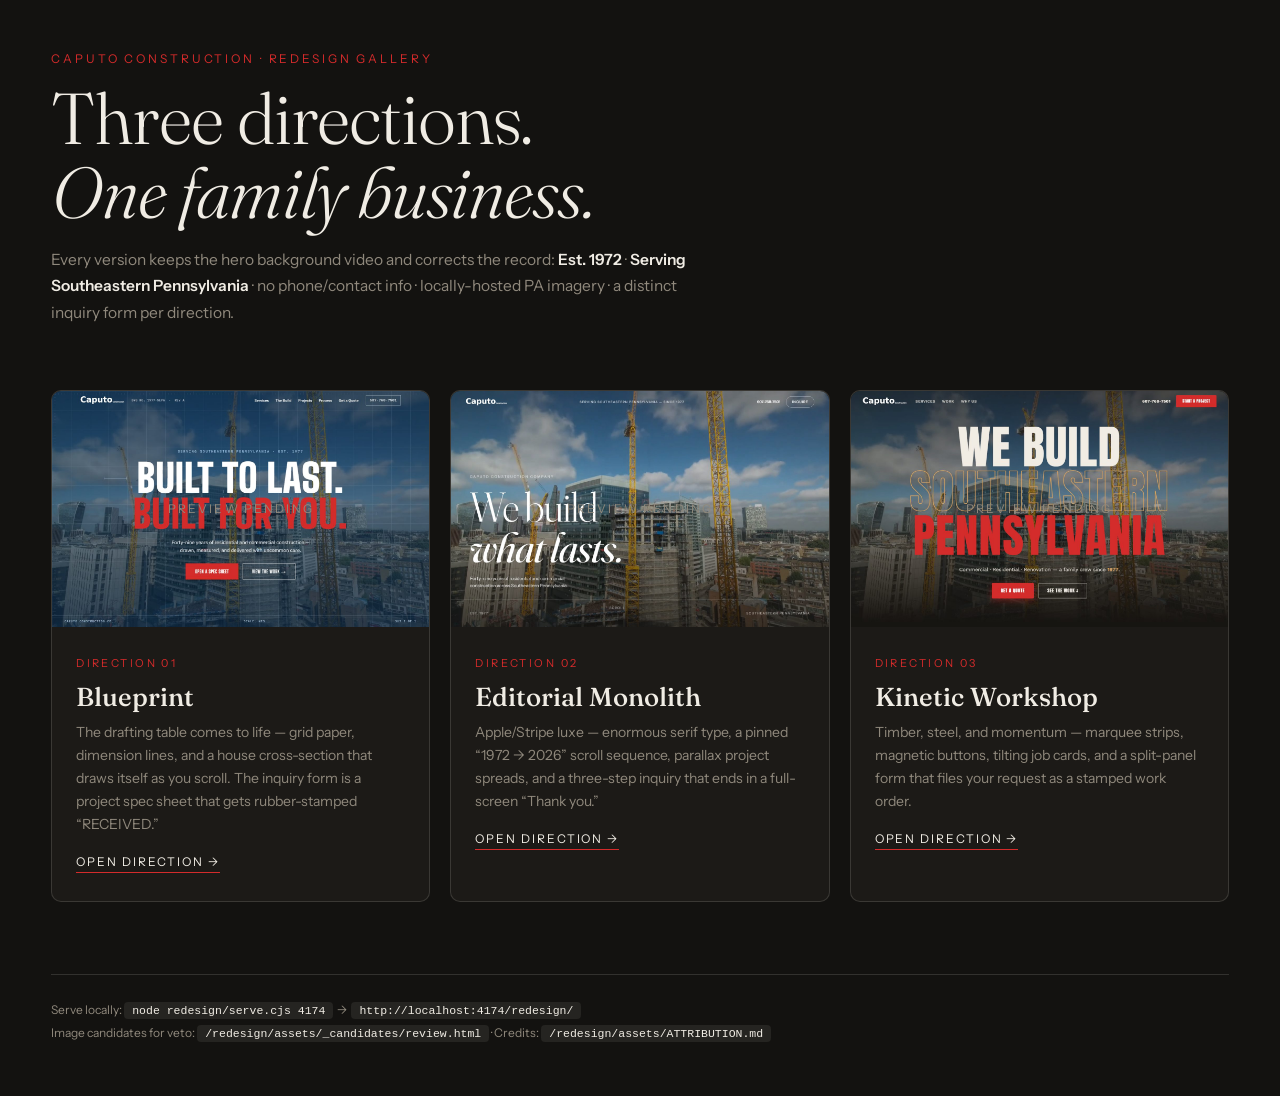
<file: redesign/index.html>
<!DOCTYPE html>
<html lang="en">
<head>
<meta charset="UTF-8">
<meta name="viewport" content="width=device-width, initial-scale=1.0">
<meta name="robots" content="noindex">
<title>Caputo Redesign Gallery — 3 Directions</title>
<link rel="preconnect" href="https://fonts.googleapis.com">
<link rel="preconnect" href="https://fonts.gstatic.com" crossorigin>
<link href="https://fonts.googleapis.com/css2?family=Fraunces:ital,opsz,wght@0,9..144,300;0,9..144,500;1,9..144,300&family=Instrument+Sans:wght@400;500;600&display=swap" rel="stylesheet">
<style>
  :root { --bg:#131210; --card:#1C1A17; --line:rgba(240,236,228,.14); --txt:#F0ECE4; --mut:#8F887C; --red:#D42B2B; }
  * { margin:0; padding:0; box-sizing:border-box; }
  body { font-family:'Instrument Sans',sans-serif; background:var(--bg); color:var(--txt); min-height:100vh; padding:clamp(24px,4vw,64px); }
  header { max-width:1200px; margin:0 auto clamp(36px,5vw,64px); }
  .kick { color:var(--red); font-size:12px; letter-spacing:.24em; text-transform:uppercase; margin-bottom:16px; }
  h1 { font-family:'Fraunces',serif; font-weight:300; font-size:clamp(38px,6vw,72px); line-height:1.02; letter-spacing:-.015em; }
  h1 em { font-style:italic; }
  .sub { color:var(--mut); max-width:640px; margin-top:18px; font-size:15.5px; line-height:1.7; }
  .sub strong { color:var(--txt); font-weight:600; }
  .grid { max-width:1200px; margin:0 auto; display:grid; grid-template-columns:repeat(3,1fr); gap:20px; }
  @media (max-width:960px){ .grid { grid-template-columns:1fr; } }
  .card { display:block; text-decoration:none; color:inherit; background:var(--card); border:1px solid var(--line); border-radius:10px; overflow:hidden; transition:transform .35s cubic-bezier(.22,1,.36,1), border-color .3s, box-shadow .35s; }
  .card:hover { transform:translateY(-6px); border-color:rgba(240,236,228,.4); box-shadow:0 30px 60px rgba(0,0,0,.45); }
  .thumb { aspect-ratio:16/10; background:#26231E; position:relative; overflow:hidden; }
  .thumb img { width:100%; height:100%; object-fit:cover; object-position:top; transition:transform .6s cubic-bezier(.22,1,.36,1); }
  .card:hover .thumb img { transform:scale(1.04); }
  .thumb .pend { position:absolute; inset:0; display:flex; align-items:center; justify-content:center; color:var(--mut); font-size:12px; letter-spacing:.18em; text-transform:uppercase; }
  .body { padding:24px 24px 28px; }
  .no { font-size:11px; letter-spacing:.22em; color:var(--red); }
  .body h2 { font-family:'Fraunces',serif; font-weight:500; font-size:26px; margin:10px 0 8px; }
  .body p { color:var(--mut); font-size:14px; line-height:1.65; }
  .open { display:inline-block; margin-top:18px; font-size:12px; letter-spacing:.16em; text-transform:uppercase; color:var(--txt); border-bottom:1px solid var(--red); padding-bottom:3px; }
  footer { max-width:1200px; margin:clamp(40px,6vw,72px) auto 0; padding-top:24px; border-top:1px solid var(--line); color:var(--mut); font-size:12px; line-height:1.9; }
  footer code { color:var(--txt); background:rgba(240,236,228,.08); padding:2px 8px; border-radius:4px; font-size:11.5px; }
</style>
</head>
<body>
<header>
  <p class="kick">Caputo Construction · Redesign Gallery</p>
  <h1>Three directions.<br><em>One family business.</em></h1>
  <p class="sub">Every version keeps the hero background video and corrects the record: <strong>Est. 1972</strong> · <strong>Serving Southeastern Pennsylvania</strong> · no phone/contact info · locally-hosted PA imagery · a distinct inquiry form per direction.</p>
</header>

<div class="grid">
  <a class="card" href="/redesign/v1-blueprint/">
    <div class="thumb"><img src="/redesign/thumbs/v1.jpg" alt="" onerror="this.remove()"><span class="pend">Preview pending</span></div>
    <div class="body">
      <span class="no">DIRECTION 01</span>
      <h2>Blueprint</h2>
      <p>The drafting table comes to life — grid paper, dimension lines, and a house cross-section that draws itself as you scroll. The inquiry form is a project spec sheet that gets rubber-stamped &ldquo;RECEIVED.&rdquo;</p>
      <span class="open">Open direction &rarr;</span>
    </div>
  </a>
  <a class="card" href="/redesign/v2-monolith/">
    <div class="thumb"><img src="/redesign/thumbs/v2.jpg" alt="" onerror="this.remove()"><span class="pend">Preview pending</span></div>
    <div class="body">
      <span class="no">DIRECTION 02</span>
      <h2>Editorial Monolith</h2>
      <p>Apple/Stripe luxe — enormous serif type, a pinned &ldquo;1972 &rarr; 2026&rdquo; scroll sequence, parallax project spreads, and a three-step inquiry that ends in a full-screen &ldquo;Thank you.&rdquo;</p>
      <span class="open">Open direction &rarr;</span>
    </div>
  </a>
  <a class="card" href="/redesign/v3-workshop/">
    <div class="thumb"><img src="/redesign/thumbs/v3.jpg" alt="" onerror="this.remove()"><span class="pend">Preview pending</span></div>
    <div class="body">
      <span class="no">DIRECTION 03</span>
      <h2>Kinetic Workshop</h2>
      <p>Timber, steel, and momentum — marquee strips, magnetic buttons, tilting job cards, and a split-panel form that files your request as a stamped work order.</p>
      <span class="open">Open direction &rarr;</span>
    </div>
  </a>
</div>

<footer>
  Serve locally: <code>node redesign/serve.cjs 4174</code> &nbsp;→&nbsp; <code>http://localhost:4174/redesign/</code><br>
  Image candidates for veto: <code>/redesign/assets/_candidates/review.html</code> · Credits: <code>/redesign/assets/ATTRIBUTION.md</code>
</footer>
</body>
</html>
</file>
